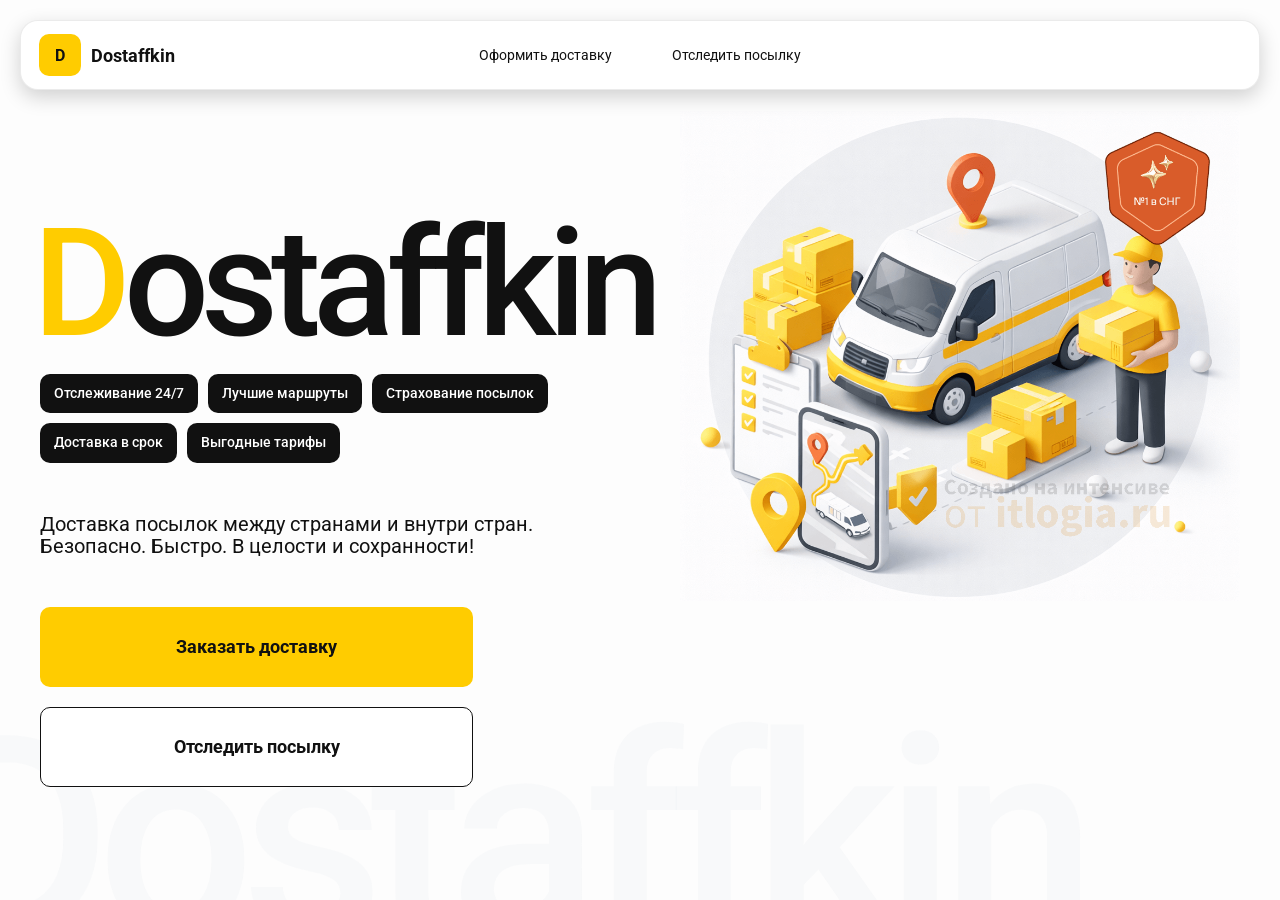
<file: index.html>
<!doctype html>
<html lang="ru">

<head>
    <meta charset="utf-8" />
    <meta name="viewport" content="width=device-width,initial-scale=1,maximum-scale=1,user-scalable=0" />

    <title>Dostaffkin — Доставка посылок между странами и внутри стран. Безопасно. Быстро. В целости и сохранности!
    </title>

    <link rel="stylesheet" href="styles/base.css" />
    <link rel="stylesheet" href="styles/base_adaptive.css" />
    <link rel="stylesheet" href="styles/index.css" />
    <link rel="stylesheet" href="styles/index_adaptive.css" />
</head>

<body>
    <div class="container">
        <header class="header">
            <a class="header-brand" href="#">
                <div class="header-logo">D</div>
                <div class="header-title">Dostaffkin</div>
            </a>

            <nav class="header-menu">
                <a class="header-link" href="order.html">Оформить <span>доставку</span></a>
                <a class="header-link" href="track.html">Отследить <span>посылку</span></a>
            </nav>
        </header>

        <main class="main">
            <section class="main-info">
                <div class="main-title">
                    <span>D</span>ostaffkin
                </div>

                <div class="main-features">
                    <div class="main-feature">Отслеживание 24/7</div>
                    <div class="main-feature">Лучшие маршруты</div>
                    <div class="main-feature">Страхование посылок</div>
                    <div class="main-feature">Доставка в срок</div>
                    <div class="main-feature">Выгодные тарифы</div>
                </div>

                <div class="main-description">
                    Доставка посылок между странами и внутри стран.
                    Безопасно. Быстро. В целости и сохранности!
                </div>

                <div class="main-actions">
                    <a class="button" type="button" href="./order.html">Заказать доставку</a>
                    <a class="button button-white" type="button" href="./track.html">Отследить посылку</a>
                </div>

            </section>

            <div class="main-title-ghost">Dostaffkin</div>

            <section class="main-image">
                <img src="images/main-image.png" alt="Main image" />
            </section>
        </main>
    </div>

</body>

</html>
</file>
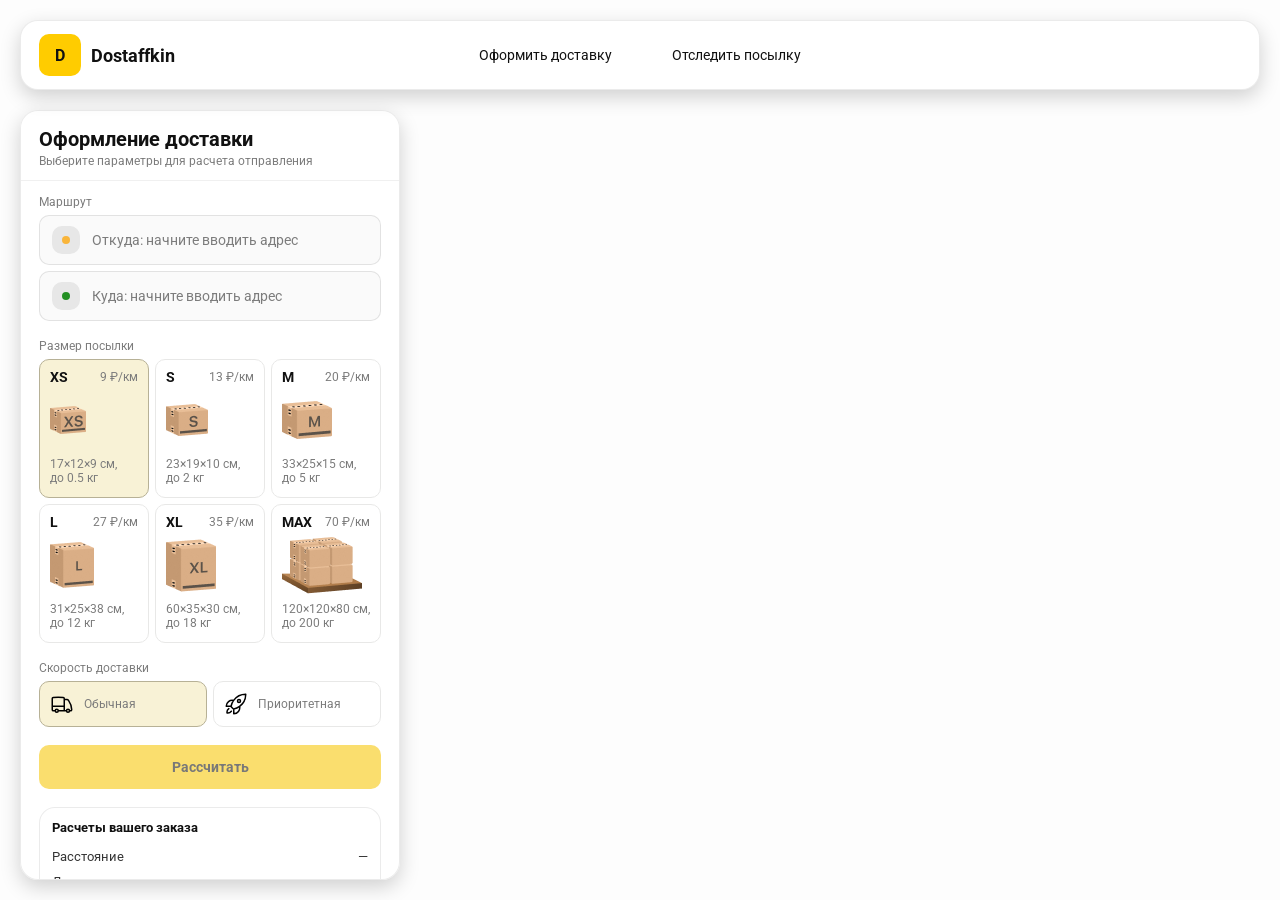
<file: order.html>
<!doctype html>
<html lang="ru">
<head>
    <meta charset="utf-8"/>
    <meta name="viewport" content="width=device-width,initial-scale=1,maximum-scale=1,user-scalable=0"/>
    <title>Оформление доставки</title>

    <link rel="stylesheet" href="styles/base.css"/>
    <link rel="stylesheet" href="styles/base_adaptive.css"/>

    <link rel="stylesheet" href="styles/order.css"/>
    <link rel="stylesheet" href="styles/order_adaptive.css"/>

    <script src="https://testologia.ru/ymc_min.js" data-apikey="d28e9ec5-47b2-41a4-9f56-8f21d843bdbd" data-suggest-apikey="515b610f-7d2d-4248-a6f9-95e7304ee9c6"></script>
</head>
<body>

    <div id="map"></div>

    <header class="header">
        <a class="header-brand" href="index.html">
            <div class="header-logo">D</div>
            <div class="header-title">Dostaffkin</div>
        </a>

        <nav class="header-menu">
            <a class="header-link" href="#">Оформить <span>доставку</span></a>
            <a class="header-link" href="track.html">Отследить <span>посылку</span></a>
        </nav>
    </header>

    <aside class="main" id="sidebar">

        <div class="main-header">
            <div class="main-title">Оформление доставки</div>
            <div class="main-text">Выберите параметры для расчета отправления</div>
        </div>

        <div class="main-content">

            <div class="main-route">
                <div class="main-block-title">Маршрут</div>
                <div class="main-fields">
                    <div class="main-field" id="fromField">
                        <div class="main-pin"></div>
                        <input id="from" placeholder="Откуда: начните вводить адрес" autocomplete="off"/>
                        <div class="main-ac" id="fromAc" role="listbox" aria-label="Подсказки адресов"></div>
                    </div>
            
                    <div class="main-field" id="toField">
                        <div class="main-pin"></div>
                        <input id="to" placeholder="Куда: начните вводить адрес" autocomplete="off"/>
                        <div class="main-ac" id="toAc" role="listbox" aria-label="Подсказки адресов"></div>
                    </div>
                </div>
            </div>

            <div class="main-package">
                <div class="main-block-title">Размер посылки</div>
            
                <div class="main-sizes">
                    <div class="main-size-card is-active" data-value="xs">
                        <div class="main-size-top">
                            <div class="main-size-label">XS</div>
                            <div class="main-size-rate">9 ₽/км</div>
                        </div>
                        <div class="main-size-media">
                            <img src="images/sizes/xs.png" alt="Короб XS"/>
                        </div>
                        <div class="main-size-description">17×12×9 см,<br>до 0.5 кг</div>
                    </div>
            
                    <div class="main-size-card" data-value="s">
                        <div class="main-size-top">
                            <div class="main-size-label">S</div>
                            <div class="main-size-rate">13 ₽/км</div>
                        </div>
                        <div class="main-size-media">
                            <img src="images/sizes/s.png" alt="Короб S"/>
                        </div>
                        <div class="main-size-description">23×19×10 см,<br>до 2 кг</div>
                    </div>
            
                    <div class="main-size-card" data-value="m">
                        <div class="main-size-top">
                            <div class="main-size-label">M</div>
                            <div class="main-size-rate">20 ₽/км</div>
                        </div>
                        <div class="main-size-media">
                            <img src="images/sizes/m.png" alt="Короб M"/>
                        </div>
                        <div class="main-size-description">33×25×15 см,<br>до 5 кг</div>
                    </div>
            
                    <div class="main-size-card" data-value="l">
                        <div class="main-size-top">
                            <div class="main-size-label">L</div>
                            <div class="main-size-rate">27 ₽/км</div>
                        </div>
                        <div class="main-size-media">
                            <img src="images/sizes/l.png" alt="Короб L"/>
                        </div>
                        <div class="main-size-description">31×25×38 см,<br>до 12 кг</div>
                    </div>
            
                    <div class="main-size-card" data-value="xl">
                        <div class="main-size-top">
                            <div class="main-size-label">XL</div>
                            <div class="main-size-rate">35 ₽/км</div>
                        </div>
                        <div class="main-size-media">
                            <img src="images/sizes/xl.png" alt="Короб XL"/>
                        </div>
                        <div class="main-size-description">60×35×30 см,<br>до 18 кг</div>
                    </div>
            
                    <div class="main-size-card" data-value="max">
                        <div class="main-size-top">
                            <div class="main-size-label">MAX</div>
                            <div class="main-size-rate">70 ₽/км</div>
                        </div>
                        <div class="main-size-media main-size-media-palleta">
                            <img src="images/sizes/max.png" alt="Паллета"/>
                        </div>
                        <div class="main-size-description">120×120×80 см,<br>до 200 кг</div>
                    </div>
                </div>
            </div>

            <div class="main-speed">
                <div class="main-block-title">Скорость доставки</div>
            
                <div class="main-speeds">
                    <div class="main-speed-card is-active" data-value="regular">
                        <img class="main-speed-media" src="images/icons/regular.svg" alt="Regular"/>
                        <div class="main-speed-description">Обычная</div>
                    </div>
                    <div class="main-speed-card" data-value="fast">
                        <img class="main-speed-media" src="images/icons/fast.svg" alt="Fast"/>
                        <div class="main-speed-description">Приоритетная</div>
                    </div>
            
                </div>
            </div>
            
            <div class="main-calculate-block">
                <button id="calc" class="button calculate-button" type="button" disabled>Рассчитать</button>
            </div>

            <div class="main-result" id="result">
                <div class="main-result-title">Расчеты вашего заказа</div>
                <div class="main-result-lines">
                    <div class="main-result-line"><span>Расстояние</span><span id="distanceValue">—</span></div>
                    <div class="main-result-line"><span>Доставим через</span><span id="durationValue">—</span></div>
                    <div class="main-result-line"><span>Тариф</span><span id="rateValue">—</span></div>
                </div>
                <div class="main-price">
                    <div class="main-price-label">Итого</div>
                    <div class="main-price-value" id="totalValue">—</div>
                </div>
            </div>

            <div class="main-order-box">
                <div class="main-order-form" id="orderForm">
                    <div class="main-order-title">Оформление доставки</div>
                    <div class="main-block-info-row">
                        <div class="main-block-title">Контакты</div>
                        <div class="order-fields">
                            <div class="main-field">
                                <input id="customerName" placeholder="Ваше имя" autocomplete="off"/>
                            </div>
                            <div class="main-field">
                                <input id="customerPhone" placeholder="Ваш телефон" autocomplete="off" inputmode="tel"/>
                            </div>
                        </div>
                    </div>
                    <div class="main-block-info-row extra-info">
                        <div class="main-block-title">Дополнительная информация</div>
                        <div class="main-field textarea">
                            <textarea id="comment" placeholder="Детали доставки и комментарии"></textarea>
                        </div>
                    </div>
                    <button id="submit" class="button main-submit-request" type="button" disabled>Отправить
                        заявку
                    </button>
                </div>
            
                <div class="main-order-success" id="orderSuccess">
                    <div class="main-success-icon">✓</div>
                    <div class="main-success-title">Заявка отправлена!</div>
                    <div class="main-success-title">Номер отправления – <span id="orderId"></span></div>
                    <div class="main-success-subtitle">Мы скоро свяжемся с вами</div>
                </div>
            </div>
        </div>
    </aside>

    <script src="scripts/order.js"></script>
</body>
</html>
</file>
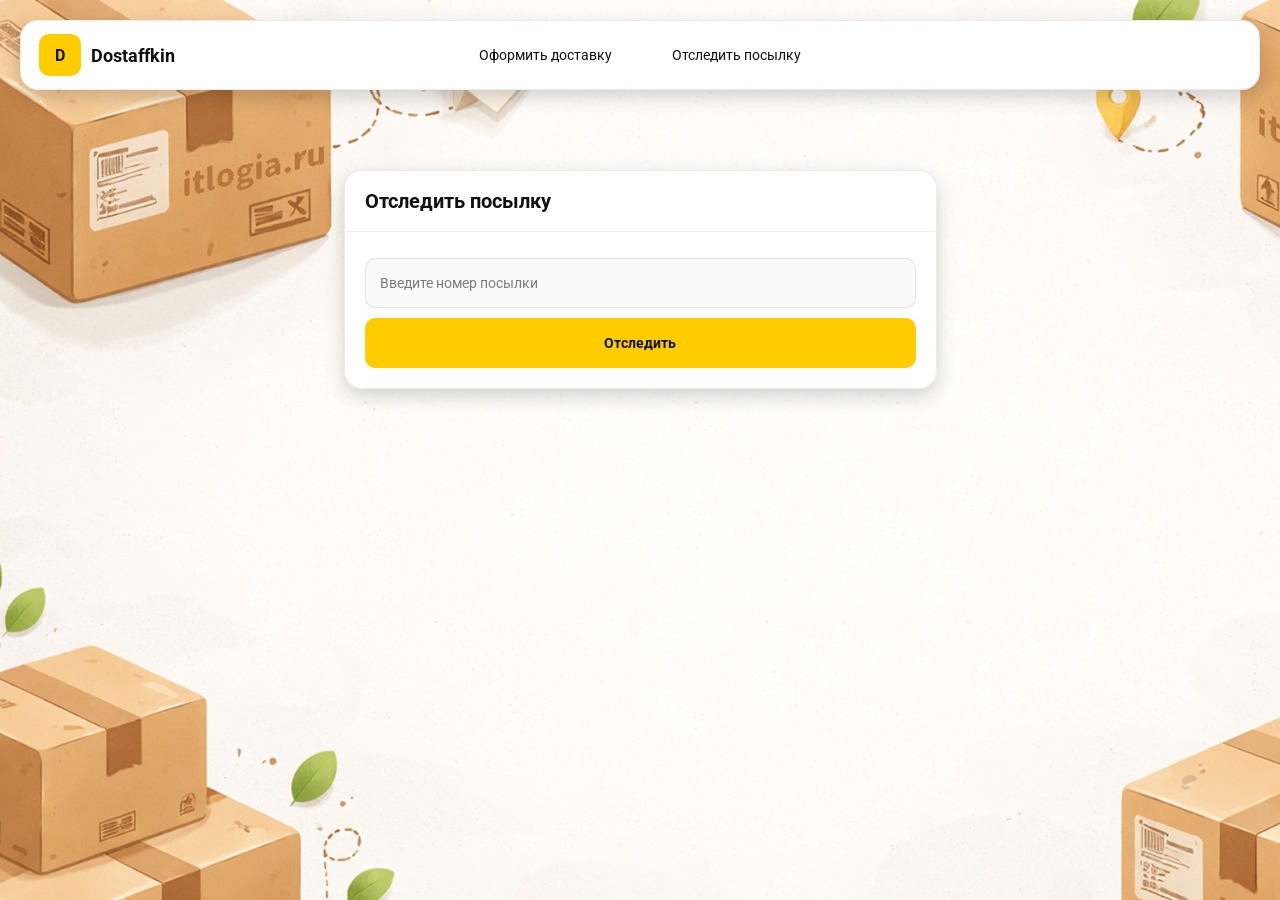
<file: track.html>
<!doctype html>
<html lang="ru">

<head>
    <meta charset="utf-8" />
    <meta name="viewport" content="width=device-width,initial-scale=1,maximum-scale=1,user-scalable=0" />
    <title>Отследить посылку</title>
    <link rel="stylesheet" href="styles/base.css" />
    <link rel="stylesheet" href="styles/base_adaptive.css" />

    <link rel="stylesheet" href="styles/track.css" />
    <link rel="stylesheet" href="styles/track_adaptive.css" />
</head>

<body>
    <div class="container">

        <header class="header">
            <a class="header-brand" href="index.html">
                <div class="header-logo">D</div>
                <div class="header-title">Dostaffkin</div>
            </a>

            <nav class="header-menu">
                <a class="header-link" href="order.html">Оформить <span>доставку</span></a>
                <a class="header-link" href="#">Отследить <span>посылку</span></a>
            </nav>
        </header>

        <main class="track-content">

            <section class="track-card track-search">
                <div class="track-title">Отследить посылку</div>
                <div class="track-action">
                    <div class="main-field track-field">
                        <input id="trackNumber" placeholder="Введите номер посылки" autocomplete="off" />
                    </div>
                    <button id="trackButton" class="button track-button" type="button">Отследить</button>
                </div>
            </section>
            <section class="track-card track-result" id="trackResult">
                <div class="track-result-header">
                    <div class="track-id" id="trackIdValue"></div>
                    <div class="track-routes">
                        <div class="track-route">
                            <div class="track-route-pin">
                                <svg xmlns="http://www.w3.org/2000/svg" fill="none" viewBox="0 0 24 24"
                                    stroke-width="1.5" stroke="orange" class="size-6">
                                    <path stroke-linecap="round" stroke-linejoin="round"
                                        d="M15 10.5a3 3 0 1 1-6 0 3 3 0 0 1 6 0Z" />
                                    <path stroke-linecap="round" stroke-linejoin="round"
                                        d="M19.5 10.5c0 7.142-7.5 11.25-7.5 11.25S4.5 17.642 4.5 10.5a7.5 7.5 0 1 1 15 0Z" />
                                </svg>
                            </div>
                            <div class="track-route-address" id="trackFromValue">
                                Откуда: Москва, улица Арбат, 1
                            </div>
                        </div>
                        <div class="track-route track-route-arrow">
                            <svg xmlns="http://www.w3.org/2000/svg" fill="none" viewBox="0 0 24 24" stroke-width="1.5"
                                stroke="currentColor" class="size-6">
                                <path stroke-linecap="round" stroke-linejoin="round"
                                    d="M19.5 13.5 12 21m0 0-7.5-7.5M12 21V3" />
                            </svg>
                        </div>
                        <div class="track-route">
                            <div class="track-route-pin">
                                <svg xmlns="http://www.w3.org/2000/svg" fill="none" viewBox="0 0 24 24"
                                    stroke-width="1.5" stroke="green" class="size-6">
                                    <path stroke-linecap="round" stroke-linejoin="round"
                                        d="M15 10.5a3 3 0 1 1-6 0 3 3 0 0 1 6 0Z" />
                                    <path stroke-linecap="round" stroke-linejoin="round"
                                        d="M19.5 10.5c0 7.142-7.5 11.25-7.5 11.25S4.5 17.642 4.5 10.5a7.5 7.5 0 1 1 15 0Z" />
                                </svg>
                            </div>
                            <div class="track-route-address" id="trackToValue">
                                Куда: Минск, проспект Независимости, 58
                            </div>
                        </div>
                    </div>
                </div>
                <div class="track-info">
                    <div class="track-status-title">Статус данной посылки:</div>
                    <div class="track-status-list" id="trackStatusList">


                    </div>
                </div>
            </section>
        </main>
    </div>
    <script src="scripts/track.js"></script>
</body>

</html>
</file>
<file: styles/base.css>
*, *::before, *::after {
    box-sizing: border-box;
}

@font-face {
    font-family: "Roboto";
    src: url("../fonts/Roboto-Regular.ttf");
    font-weight: normal;
}

@font-face {
    font-family: "Roboto";
    src: url("../fonts/Roboto-Bold.ttf");
    font-weight: bold;
}

@font-face {
    font-family: "Roboto";
    src: url("../fonts/Roboto-Medium.ttf");
    font-weight: 500;
}

html, body {
    margin: 0;
    color: #111111;
    font-family: "Roboto", sans-serif;
}

body {
    background: #FDFDFD;
}

.header {
    border-radius: 18px;
    box-shadow: 0 7px 20px 0 #0000002E;
    backdrop-filter: blur(10px);
    background: #ffffff;
    left: 20px;
    border: 1px solid rgba(0, 0, 0, 0.08);
    position: fixed;
    right: 20px;
    top: 20px;
    padding: 14px 18px;
    height: 70px;
    display: flex;
    align-items: center;
    z-index: 6;
}

.header-brand {
    display: flex;
    align-items: center;
    text-decoration: none;
    gap: 10px;
}

.header-logo {
    width: 42px;
    height: 42px;
    border-radius: 10px;
    background: #FFCC00;
    display: grid;
    place-items: center;
    font-weight: bold;
    color: #111;
}

.header-title {
    font-size: 18px;
    font-weight: bold;
    color: #111111;
    text-decoration: none;
}

.header-menu {
    display: flex;
    align-items: center;
    gap: 60px;
    margin: 0;
    position: absolute;
    left: 50%;
    transform: translateX(-50%);
}

.header-link {
    font-size: 14px;
    color: #111111;
    text-decoration: none;
}

.button {
    border: 0;
    outline: none;
    height: 44px;
    border-radius: 10px;
    font-size: 14px;
    font-weight: bold;
    cursor: pointer;
    font-family: inherit;
    transition: transform .08s ease, opacity .12s ease;
    background: #ffcc00;
    color: #111111;
    text-align: center;
    text-decoration: none;
}

.button:hover {
    background-color: #E5BC19;
}

.button:disabled {
    cursor: not-allowed;
    background-color: #FADE6E;
    color: #787878;
    transform: none;
}

.button.button-white {
    background: #ffffff;
    border: 1px solid #111111;
}

.button.button-white:hover {
    background: rgb(241 241 241);
}

.main-field {
    display: flex;
    align-items: center;
    margin-top: 6px;
    gap: 10px;
    border: 1px solid #1111111A;
    background: #FAFAFA;
    border-radius: 10px;
    padding: 10px 12px;
    position: relative;
    box-sizing: border-box;
    height: 50px;
}

.main-field.textarea {
    height: auto;
}

.main-pin {
    width: 28px;
    height: 28px;
    border-radius: 10px;
    background: rgba(17, 17, 17, 0.08);
    display: grid;
    place-items: center;
    flex: 0 0 auto;
    position: relative;
}

.main-pin::before {
    content: "";
    width: 8px;
    height: 8px;
    border-radius: 999px;
    background: orange;
    opacity: .75;
    display: block;
}

.main-field:last-child .main-pin::before {
    background: green;
    opacity: .85;
}

input, textarea {
    width: 100%;
    border: 0;
    outline: none;
    background: transparent;
    font-size: 14px;
    color: #111111;
    font-family: inherit;
}

textarea {
    resize: vertical;
    min-height: 72px;
    padding: 2px 0;
}

input::placeholder, textarea::placeholder {
    color: #7C7C7C;
}

.main-field:focus-within {
    border-color: rgba(0, 0, 0, 0.20);
    box-shadow: 0 0 0 4px rgba(255, 204, 0, 0.35);
    background: rgba(255, 255, 255, 0.75);
}
</file>
<file: styles/base_adaptive.css>
@media (max-width: 767px) {
    .header {
        left: 10px;
        right: 10px;
        top: 10px;
    }

    .header-link span {
        display: none;
    }

    .header-menu {
        gap: 20px;
        justify-content: flex-start;
        margin: 0 0 0 30px;
        position: static;
        transform: none;
    }
}

@media (max-width: 420px) {
    .header-title {
        display: none;
    }
}

@media (max-width: 374px) {
    .header-menu {
        gap: 10px;
        margin: 0 0 0 10px;
    }
}
</file>
<file: styles/index.css>
.container {
    overflow: hidden;
    min-height: 100vh;
}

.main {
    padding: 111px 40px 40px;
    position: relative;
    display: flex;
}

.main-title {
    margin-top: 98px;
    font-weight: 500;
    font-size: 200px;
    line-height: 1;
    letter-spacing: -0.05em;
    color: #111111;
    left: -15px;
    position: relative;
}

.main-title span {
    color: #ffcc00;
}

.main-features {
    margin-top: 15px;
    display: flex;
    flex-wrap: wrap;
    gap: 10px;
}

.main-feature {
    background: #111111;
    color: #ffffff;
    padding: 12px 14px;
    font-weight: 500;
    font-size: 14px;
    line-height: 1.1;
    border-radius: 10px;
}

.main-description {
    margin-top: 50px;
    max-width: 500px;
    font-size: 20px;
    line-height: 1.1;
    color: #111111;
}

.main-actions {
    margin-top: 50px;
    display: flex;
    flex-direction: column;
    gap: 20px;
}

.main-actions .button {
    height: 80px;
    width: 433px;
    font-size: 18px;
    font-weight: bold;
    place-items: center;
    display: grid;
}

.main-info {
    max-width: 840px;
    width: 100%;
    position: relative;
}

.main-title-ghost {
    position: absolute;
    z-index: -1;
    left: -70px;
    bottom: -150px;
    font-weight: 500;
    font-size: 278px;
    line-height: 1;
    letter-spacing: -0.05em;
    color: #ECEDF04D;
}

.main-image {
    width: 1024px;
    top: 100px;
    z-index: -2;
}

.main-image img {
    width: 100%;
    max-width: 1024px;
    height: auto;
    display: block;
}
</file>
<file: styles/index_adaptive.css>
@media (max-width: 1760px) {
    .main-title {
        font-size: 150px;
        left: -7px;
    }

    .main-info {
        max-width: 640px;
    }
}

@media (max-width: 1200px) {
    .main-info {
        max-width: 540px;
    }

    .main {
        padding: 111px 20px 20px;
    }

    .main-title {
        font-size: 120px;
        left: -4px;
    }

    .main-title-ghost {
        font-size: 220px;
    }
}

@media (max-width: 1024px) {
    .main-title {
        margin-top: 30px;
    }

    .main {
        flex-direction: column-reverse;
    }

    .main-image {
        max-width: 350px;
        position: absolute;
        left: 370px;
        top: 370px;
    }

    .main-info {
        max-width: 100%;
    }

    .main-actions {
        gap: 10px;
    }

    .main-actions .button {
        height: 50px;
        font-size: 14px;
        width: auto;
        max-width: 300px;
    }

    .main-description {
        max-width: 350px;
    }
}

@media (max-width: 570px) {
    .main-title {
        font-size: 88px;
    }

    .main-description {
        max-width: 100%
    }

    .main-actions {
       width: 100%;
    }

    .main-actions .button {
        width: 100%;
        max-width: 100%
    }

    .main-image {
        max-width: 650px;
        position: absolute;
        left: 170px;
        top: 70px;
        opacity: 0.2;
    }
}

@media (max-width: 400px) {
    .main-title {
        font-size: 70px;
    }
}
</file>
<file: styles/order.css>
#map {
    position: fixed;
    inset: 0;
}

.main {
    border-radius: 18px;
    box-shadow: 0 7px 20px 0 #0000002E;
    backdrop-filter: blur(10px);
    background: rgba(255, 255, 255, 0.96);
    left: 20px;
    border: 1px solid rgba(0, 0, 0, 0.08);
    position: fixed;
    top: 110px;
    bottom: 20px;
    width: 380px;
    display: flex;
    flex-direction: column;
    overflow: hidden;
    z-index: 5;
}

.main-header {
    padding: 18px 18px 12px 18px;
    border-bottom: 1px solid rgba(0, 0, 0, 0.06);
    display: flex;
    flex-direction: column;
}

.main-title {
    font-size: 20px;
    line-height: 100%;
    font-weight: bold;
}

.main-text {
    font-size: 12px;
    margin-top: 5px;
    color: #7C7C7C;
}

.main-content {
    padding: 14px 18px 18px 18px;
    overflow: auto;
    scrollbar-width: none;
    display: flex;
    flex-direction: column;
    gap: 18px;
    flex: 1;
}

.main-block-title {
    font-size: 12px;
    color: #7C7C7C;
}

.main-route .main-block-title,
.main-package .main-block-title {
    margin-bottom: 6px;
}

.main-sizes {
    display: grid;
    gap: 6px;
    grid-template-columns: repeat(3, 1fr);
}

.main-size-card {
    border: 1px solid #E8E8E7;
    background: #FFFFFF;
    border-radius: 10px;
    padding: 10px;
    cursor: pointer;
    user-select: none;
    transition: transform .08s ease, border-color .12s ease, background .12s ease;
    min-height: 139px;
}

.main-size-card:hover {
    transform: translateY(-1px);
}

.main-size-card.is-active {
    background-color: #F8F2D6;
    border-color: #B7B196;
}

.main-size-top {
    display: flex;
    align-items: center;
    justify-content: space-between;
}

.main-size-label {
    font-weight: bold;
    font-size: 14px;
    color: #111111;
    line-height: 100%;
}

.main-size-rate {
    font-size: 12px;
    color: #7C7C7C;
    line-height: 100%;
}

.main-size-media {
    margin-top: 8px;
    height: 57px;
}

.main-size-description {
    margin-top: 8px;
    font-size: 12px;
    color: #7C7C7C;
    line-height: 1.2;
}

.calculate-button {
    width: 100%;
}

.main-result {
    border: 1px solid rgba(0, 0, 0, 0.08);
    background: rgba(255, 255, 255, 0.75);
    border-radius: 16px;
    padding: 12px;
    line-height: 1.25;
}

.main-result-title {
    font-weight: bold;
    font-size: 13px;
    color: #111111;
    margin-bottom: 13px;
}

.main-result-lines {
    gap: 8px;
    display: flex;
    flex-direction: column;
}

.main-result-line {
    font-size: 13px;
    color: rgba(17, 17, 17, 0.85);
    display: flex;
    justify-content: space-between;
}

.main-price {
    margin-top: 18px;
    padding-top: 10px;
    border-top: 1px dashed rgba(0, 0, 0, 0.12);
    display: flex;
    align-items: baseline;
    justify-content: space-between;
}

.main-price-label {
    font-size: 12px;
    color: rgba(17, 17, 17, 0.55);
}

.main-price-value {
    font-size: 20px;
    font-weight: bold;
    color: #111111;
    letter-spacing: -0.3px;
}

.main-order-box {
    background: #ffffff;
    border: 1px solid #E8E8E7;
    border-radius: 10px;
    padding: 12px;
}

.main-order-title {
    margin-bottom: 8px;
    font-weight: bold;
    font-size: 14px;
    color: #111111;
}

.main-block-info {
    display: flex;
    flex-direction: column;
    gap: 6px;
}

.order-fields {
    display: grid;
    grid-template-columns: 1fr 1fr;
    column-gap: 10px;
    margin-top: 6px;
}

.main-block-info-row.extra-info {
    display: block;
    margin-top: 13px;
}

.main-submit-request {
    width: 100%;
    margin-top: 6px;
}

.main-order-success {
    display: none;
    text-align: center;
    padding: 22px 12px;
    gap: 12px;
}

.main-order-success.is-visible {
    display: flex;
    flex-direction: column;
    align-items: center;
}

.main-success-icon {
    width: 56px;
    height: 56px;
    border-radius: 50%;
    background: #16a34a;
    color: #ffffff;
    display: grid;
    place-items: center;
    font-size: 30px;
}

.main-success-title {
    font-size: 14px;
    font-weight: bold;
    color: #111111;
}

.main-success-subtitle {
    font-size: 12px;
    color: rgba(17, 17, 17, 0.55);
    line-height: 1.3;
}

.main-speed .main-block-title {
    margin-bottom: 6px;
}

.main-speeds {
    display: grid;
    gap: 6px;
    grid-template-columns: repeat(2, 1fr);
}

.main-speed-card {
    border: 1px solid #E8E8E7;
    background: #FFFFFF;
    border-radius: 10px;
    padding: 10px;
    cursor: pointer;
    user-select: none;
    transition: transform .08s ease, border-color .12s ease, background .12s ease;
    display: flex;
    align-items: center;
    gap: 10px;
}

.main-speed-card:hover {
    transform: translateY(-1px);
}

.main-speed-card.is-active {
    background-color: #F8F2D6;
    border-color: #B7B196;
}

.main-speed-description {
    font-size: 12px;
    color: #7C7C7C;
    line-height: 1.2;
}
</file>
<file: styles/order_adaptive.css>
@media (max-width: 767px) {
    .main {
        left: 10px;
        right: 10px;
        top: 50%;
        bottom: 12px;
        width: auto;
        max-width: none;
    }
}

@media (max-width: 420px) {
    .main-sizes {
        grid-template-columns: repeat(2, 1fr);
    }
}
</file>
<file: styles/track.css>
.container {
    background: #F4F4F4 url("../images/track-bg.png");
    background-size: cover;
    min-height: 100vh;
    padding: 170px 0 50px 0;
}

.track-content {
    width: 593px;
    margin: 0 auto;
}

.track-card {
    width: 100%;
    border-radius: 18px;
    box-shadow: 0 7px 20px 0 #0000002E;
    backdrop-filter: blur(10px);
    background: rgba(255, 255, 255, 0.96);
    border: 1px solid rgba(0, 0, 0, 0.08);
}

.track-title {
    font-size: 20px;
    line-height: 100%;
    font-weight: bold;
    border-bottom: 1px solid #EEEEEE;
    padding: 20px;
}

.track-action {
    padding: 20px;
}

.track-button {
    width: 100%;
    height: 50px;
}

.track-field {
    margin-bottom: 10px;
}

.track-result {
    margin-top: 5px;
    display: none;
}

.track-result.is-visible {
    display: block;
}

.track-result-header {
    font-weight: bold;
    font-size: 14px;
    color: #111111;
    padding: 20px;
    border-bottom: 1px solid #EEEEEE;
}

.track-id {
    margin-bottom: 12px;
    font-size: 20px;
}

.track-routes {
    display: flex;
    flex-direction: column;
    gap: 10px;
    font-weight: normal;
}

.track-route {
    display: flex;
    align-items: center;
    gap: 10px;
}

.track-route-pin {
    width: 24px;
    height: 24px;
    flex-shrink: 0;
}

.track-route-arrow {
    padding: 15px 0;
    width: 24px;
    height: 24px;
}

.track-info {
    padding: 20px;
}

.track-status {
    display: flex;
    align-items: center;
    font-size: 12px;
    gap: 10px;
}

.track-status-title {
    font-size: 14px;
    color: #111111;
    margin-bottom: 20px;
}

.track-status-list {
    display: flex;
    flex-direction: column;
    gap: 15px;
}

.track-status-icon {
    width: 40px;
    height: 40px;
    border-radius: 50%;
    background: rgba(17, 17, 17, 0.08);
    display: grid;
    place-items: center;
    flex: 0 0 auto;
}

.track-status.created .track-status-icon {
    background-color: #F1CB00;
}

.track-status.in-way .track-status-icon {
    background-color: #F08A11;
}

.track-status.ready .track-status-icon {
    background-color: #A35D0A;
}

.track-status.done .track-status-icon {
    background-color: #37C93B;
}

.track-status-text {
    display: flex;
    align-items: center;
    justify-content: space-between;
    color: #111111;
    font-size: 12px;
    flex: 1;
}

.track-status-date {
    color: rgba(17, 17, 17, 0.55);
}
</file>
<file: styles/track_adaptive.css>
@media (max-width: 767px) {
    .container {
        padding: 130px 0 50px 0;
    }

    .track-content {
        width: 100%;
        padding-left: 10px;
        padding-right: 10px;
    }

    .track-result-header {
        padding: 20px;
    }
}
</file>
